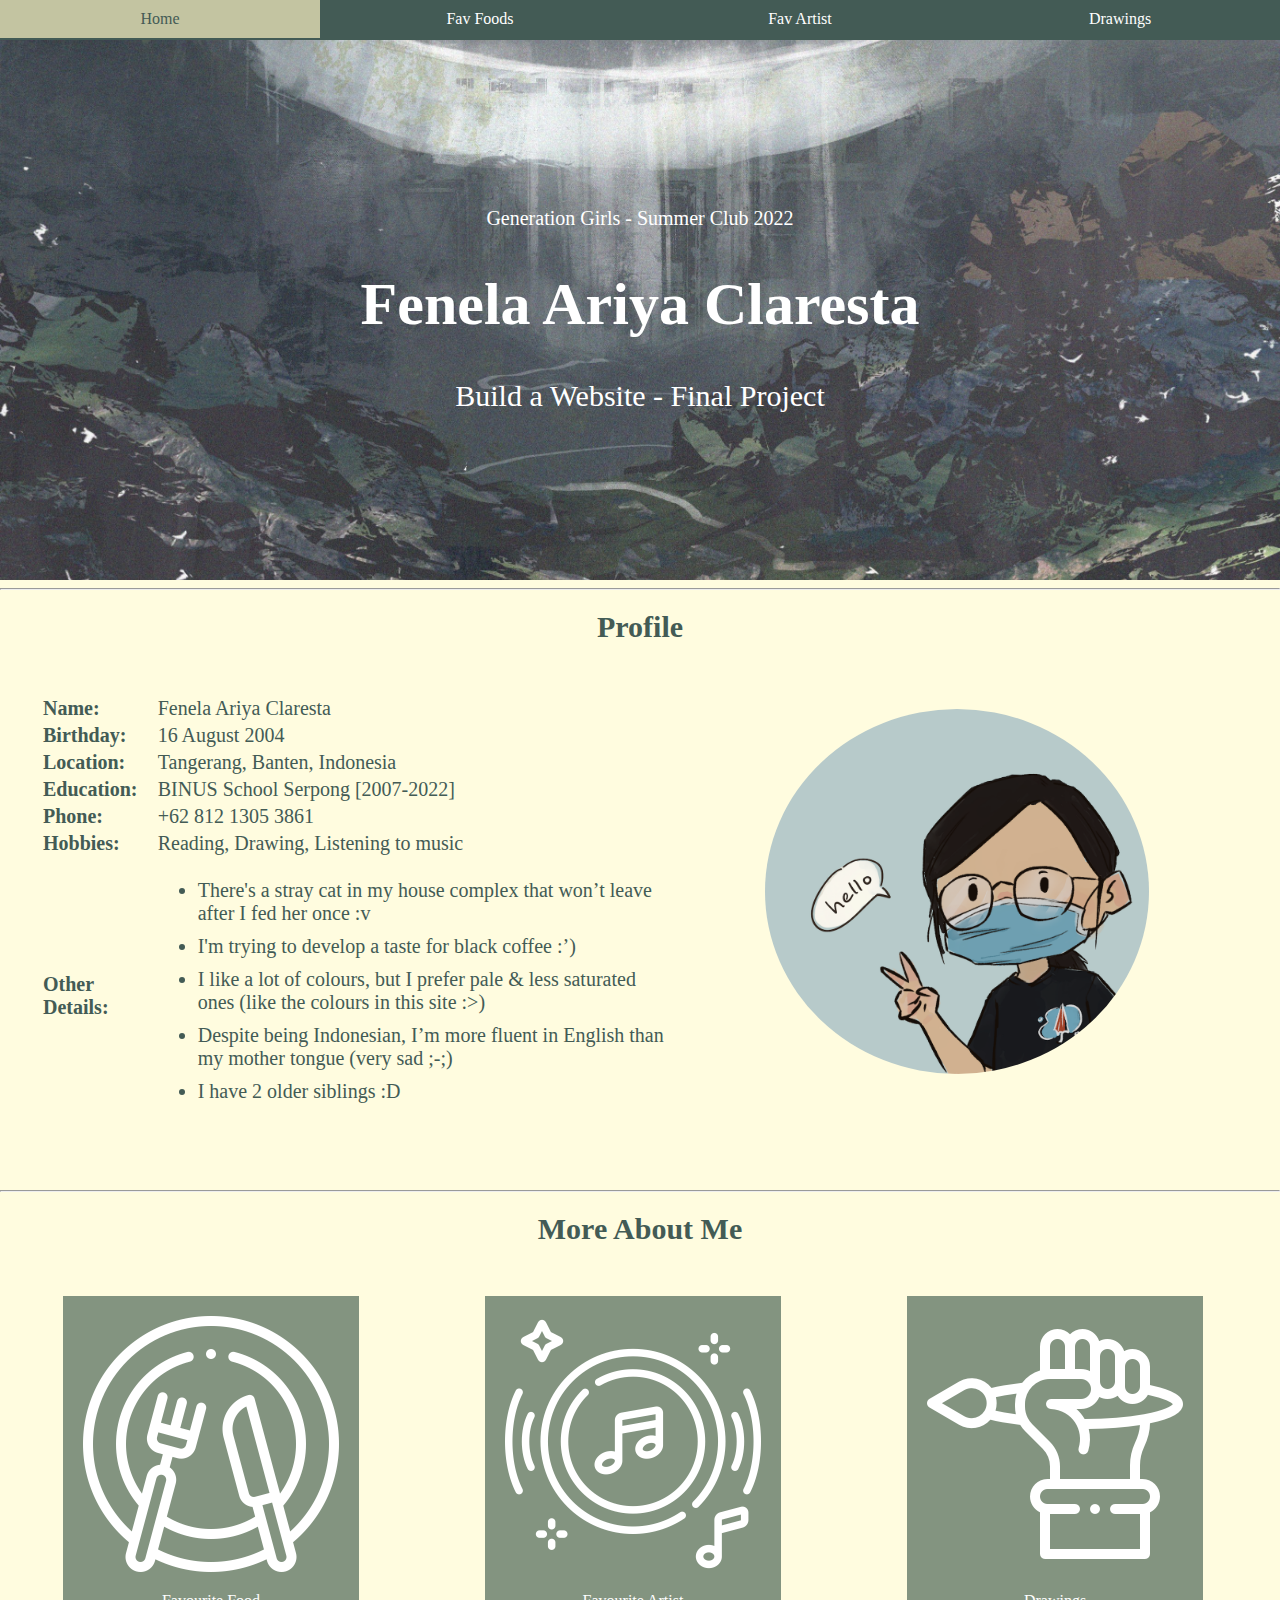
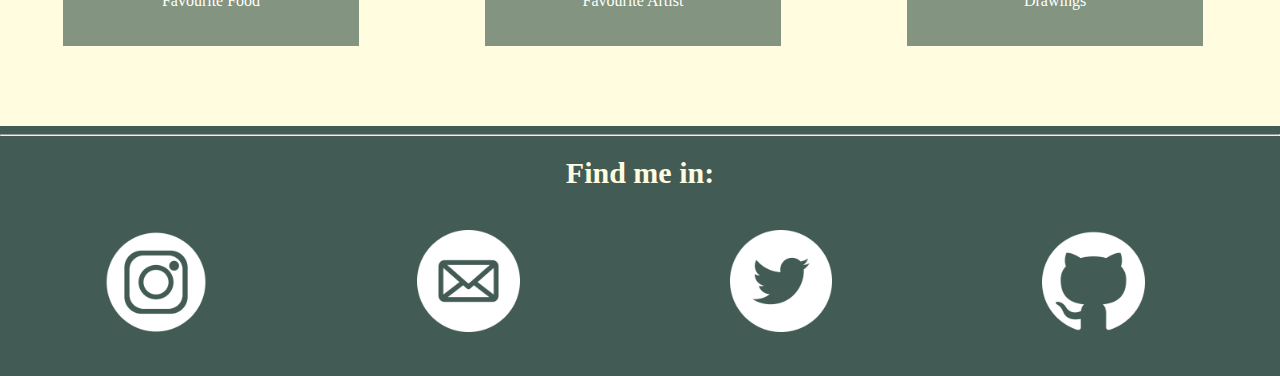
<file: index.html>
<!DOCTYPE html>
<html>
    <head>
        <title> SC22 Fenela Ariya</title>
        <link rel="stylesheet" href="all.css">
        <link rel="stylesheet" href="main.css">
        <style>
            .title-page{
                background-image: url("pics/bg.jpeg");
                background-size: cover;
                background-position: center;

            }
            body{
                margin: 0%;
                background-color: #FFFCDF;
            }
            li{
                padding-bottom: 10px;
            }
        </style>
    </head>
    <body>
        <!-- Nav -->
        <div class="navbar">
            <nav>
                <a href="/">Home</a> 
                <a href="Fav Food.html">Fav Foods</a> 
                <a href="Fav Artist.html">Fav Artist</a> 
                <a href="Drawings.html">Drawings</a> 
            </nav>
        </div>
        <!-- title page -->
        <div class="title-page">
        <h4 style="font-size:20px; font-weight: 400;">Generation Girls - Summer Club 2022</h4>
        <h1 style=font-size:60px>Fenela Ariya Claresta</h1>
        <h3 style="font-size:30px;font-weight: 400;">Build a Website - Final Project</h3>
        </div>

        <!-- about me -->
        <hr>
        <div class="isi1">
            <h5>Profile</h5>
            <div class="detail" style=font-size:20px>
                <table>
                    <tr>
                        <td><b>Name:</b></td>
                        <td>Fenela Ariya Claresta</td>
                    </tr>
                    <tr>
                        <td><b>Birthday:</b></td>
                        <td>16 August 2004</td>
                    </tr>
                    <tr>
                        <td><b>Location:</b></td>
                        <td>Tangerang, Banten, Indonesia</td>
                    </tr>
                    <tr>
                        <td><b>Education:</b></td>
                        <td>BINUS School Serpong [2007-2022]</td>
                    </tr>
                    <tr>
                        <td><b>Phone:</b></td>
                        <td>+62 812 1305 3861</td>
                    </tr>
                    <tr>
                        <td><b>Hobbies:</b></td>
                        <td>Reading, Drawing, Listening to music</td>
                    </tr>
                    <tr>
                        <td><b>Other Details:</b></td>
                        <td> <ul>
                            <li>There's a stray cat in my house complex that won’t leave after I fed her once :v</li>
                            <li>I'm trying to develop a taste for black coffee :’)</li>
                            <li>I like a lot of colours, but I prefer pale & less saturated ones (like the colours in this site :>)</li>
                            <li>Despite being Indonesian, I’m more fluent in English than my mother tongue (very sad ;-;)</li>
                            <li>I have 2 older siblings :D</li>
                        </ul></td>
                    </tr>
                </table>
            </div>
            <div class="profile">
                <img src="pics/profile img.png" alt="profile image" style= border-radius:50%>
            </div>
        </div>
       <!-- more abt me -->
       <hr>
       <h5>More About Me</h5>
        <div class="info">
                <a href="Fav Food.html"><div class="click">
                    <img src="pics/icons/eating.png">
                    <p style=color:white>Favourite Food</p></div></a>
                <a href="Fav Artist.html"><div class="click">
                    <img src="pics/icons/music.png">
                    <p style=color:white>Favourite Artist</p></div></a>
                <a href="Drawings.html"><div class="click">
                    <img src="pics/icons/hand.png">
                    <p style=color:white>Drawings</p></div></a>
         </div>
       <!-- find me in -->
       <div class="end-note">
        <hr>
        <h5 style=color:#FFFCDF>Find me in:</h5>
        <div class="endnote">
            <nav>
                <a href="https://www.instagram.com/fenelaariya/"><img src="pics/icons/ig.png">
                </a>
                <a href="mailto: nelaclaresta@gmail.com"><img src="pics/icons/mail.png">
                </a>
                <a href="https://twitter.com/neldott"><img src="pics/icons/twitter%20(1).png">
                </a>
                <a href="https://github.com/neldot"><img src="pics/icons/github.png">
                </a>
            </nav>
        </div>
        
       </div>

    </body>
</html>
</file>
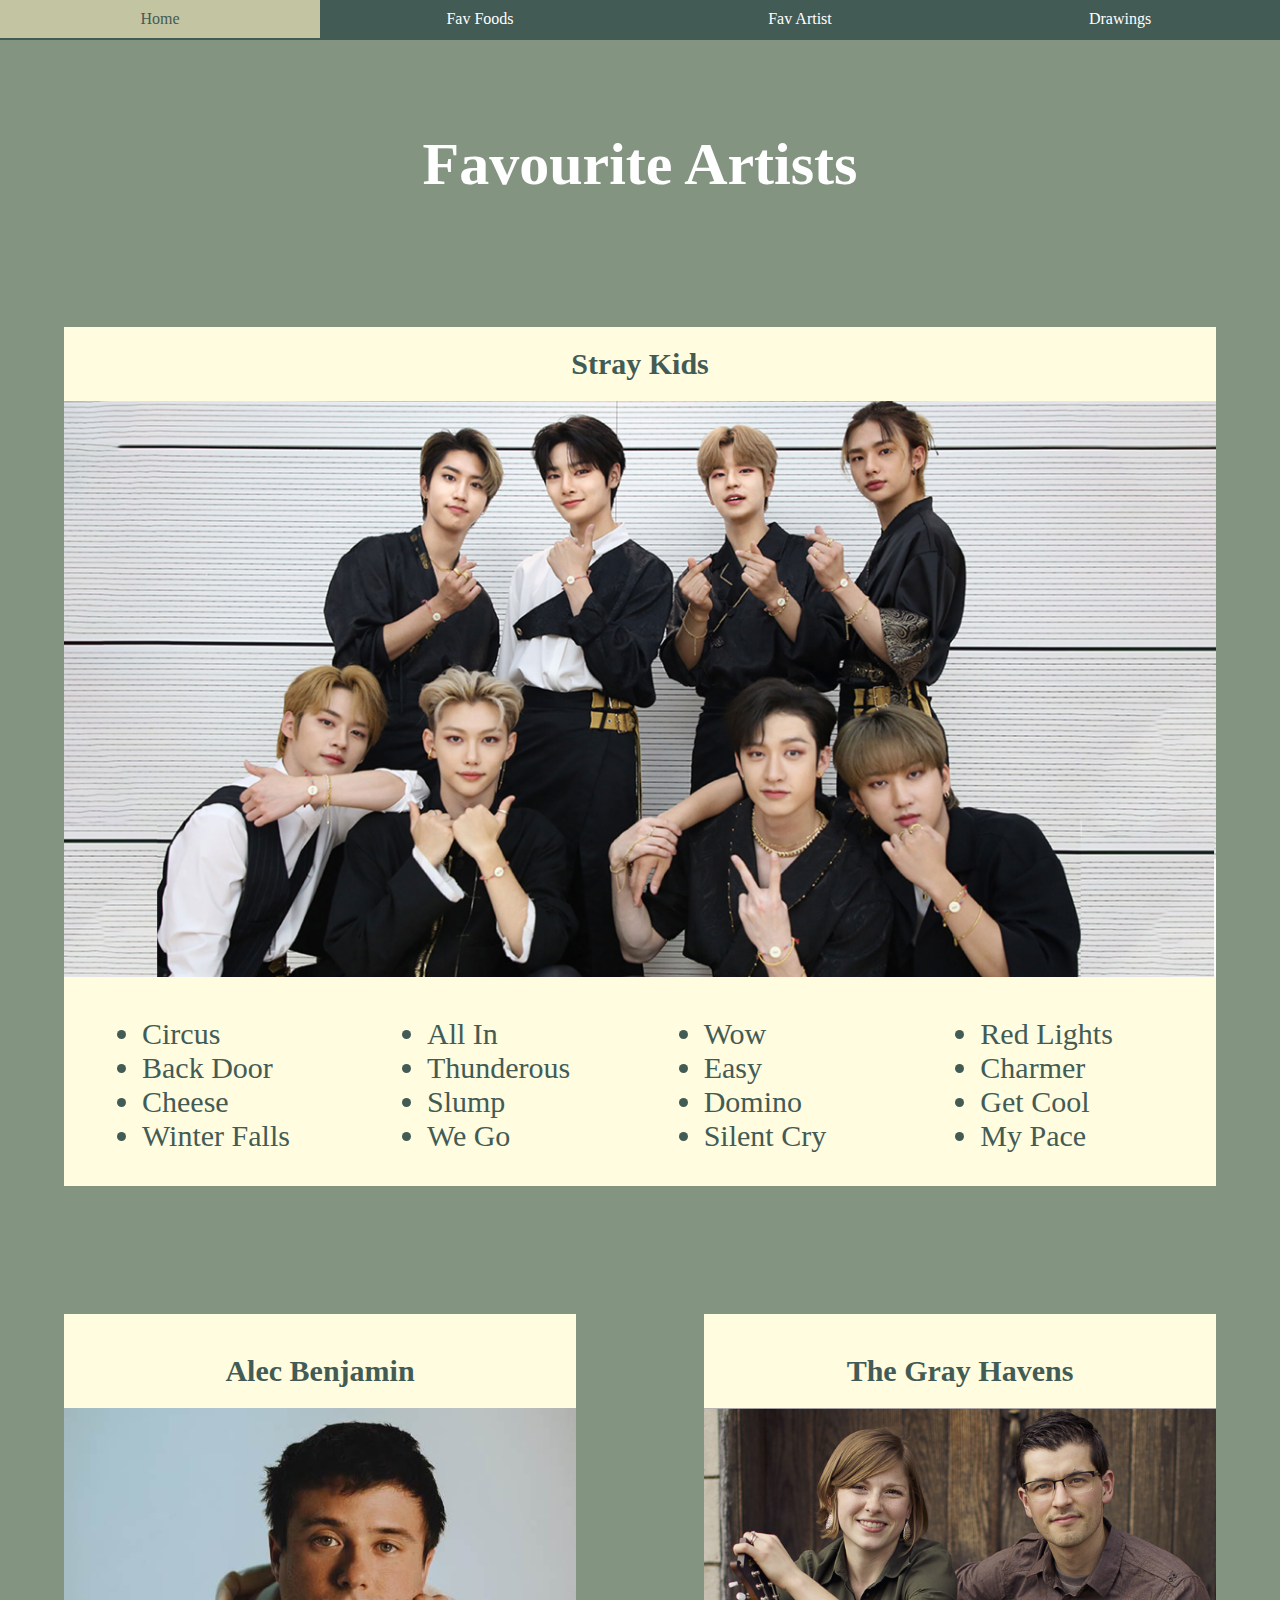
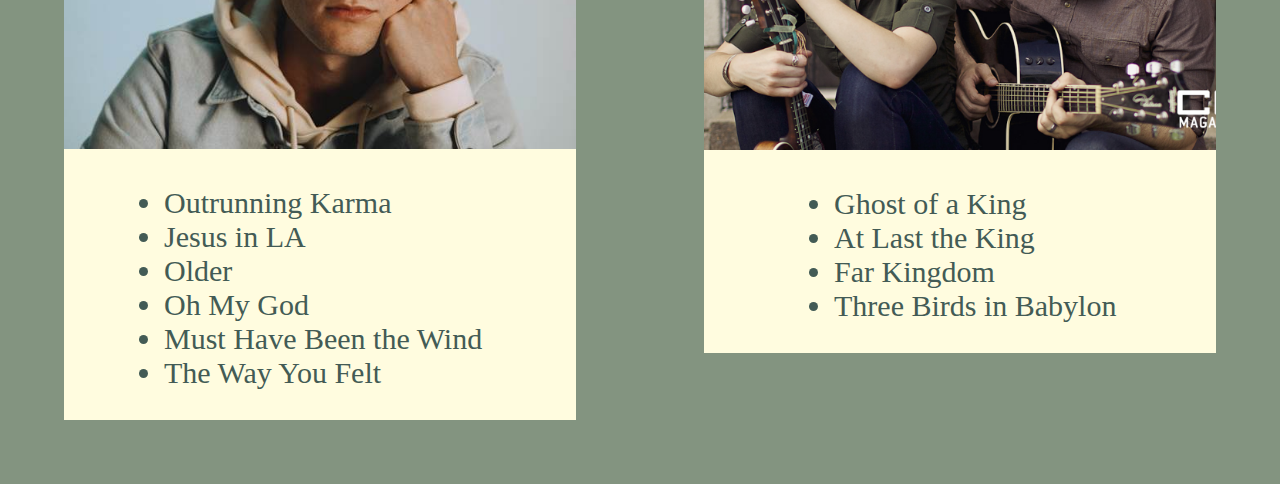
<file: Fav Artist.html>
<!DOCTYPE html>
<html>
    <head>
        <title>Favourite Artists</title>
        <link rel="stylesheet" href="all.css">
        <style>
            body{
                background-color: #839480;
                margin: 0px;
            }
            h1{
                color:white;
                text-align: center;
                font-size: 60px;
                margin: 90px;
            }
            h4{
                margin: 20px;
                padding-top: 20px;
            }
            .content{
                background-color: #FFFCDF;
                width: 90%;
                margin: 10% 5%;
                font-size: 30px;
                color: #435B55;
            }
            table{
                width: 100%;
            }
            div.skz ul{
                width: 180px;
            }
            .content2{
                background-color: #FFFCDF;
                width: 40%;
                margin: 0% 5% 5%;
                font-size: 30px;
                color: #435B55;
                float: left;
            }
        </style>
    </head>
    <body>
        <div class="navbar">
            <nav>
                <a href="/">Home</a> 
                <a href="Fav Food.html">Fav Foods</a> 
                <a href="Fav Artist.html">Fav Artist</a> 
                <a href="Drawings.html">Drawings</a> 
            </nav>
        </div>
        <h1>Favourite Artists</h1>
        <div class="content">
            <h4 style=text-align:center;>Stray Kids</h4>
            <img src="pics/artists/skz1.jpeg" alt="SKZ">
            <div class="skz"><table>
                <tr>
                    <td> <ul style=padding-left:75px>
                        <li>Circus</li>
                        <li>Back Door</li>
                        <li>Cheese</li>
                        <li>Winter Falls</li>
                    </ul></td>
                    <td> <ul>
                        <li>All In</li>
                        <li>Thunderous</li>
                        <li>Slump</li>
                        <li>We Go</li>
                    </ul></td>
                    <td> <ul>
                        <li>Wow</li>
                        <li>Easy</li>
                        <li>Domino</li>
                        <li>Silent Cry</li>
                     </ul></td>
                     <td> <ul>
                        <li>Red Lights</li>
                        <li>Charmer</li>
                        <li>Get Cool</li>
                        <li>My Pace</li>
                     </ul></td>
                </tr>
            </table></div>
        </div>
        <div class="content2">
            <h4 style=text-align:center;>Alec Benjamin</h4>
            <img src="pics/artists/alec b.jpeg" alt="Alec B">
            <ul style=padding-left:100px>
                <li>Outrunning Karma</li>
                <li>Jesus in LA</li>
                <li>Older</li>
                <li>Oh My God</li>
                <li>Must Have Been the Wind</li>
                <li>The Way You Felt</li>
            </ul>
        </div>
        <div class="content2">
            <h4 style=text-align:center;>The Gray Havens</h4>
            <img src="pics/artists/tgh.png" alt="TGH">
            <ul style=padding-left:130px>
                <li>Ghost of a King</li>
                <li>At Last the King</li>
                <li>Far Kingdom</li>
                <li>Three Birds in Babylon</li>
            </ul>
        </div>

    </body>
</html>
</file>
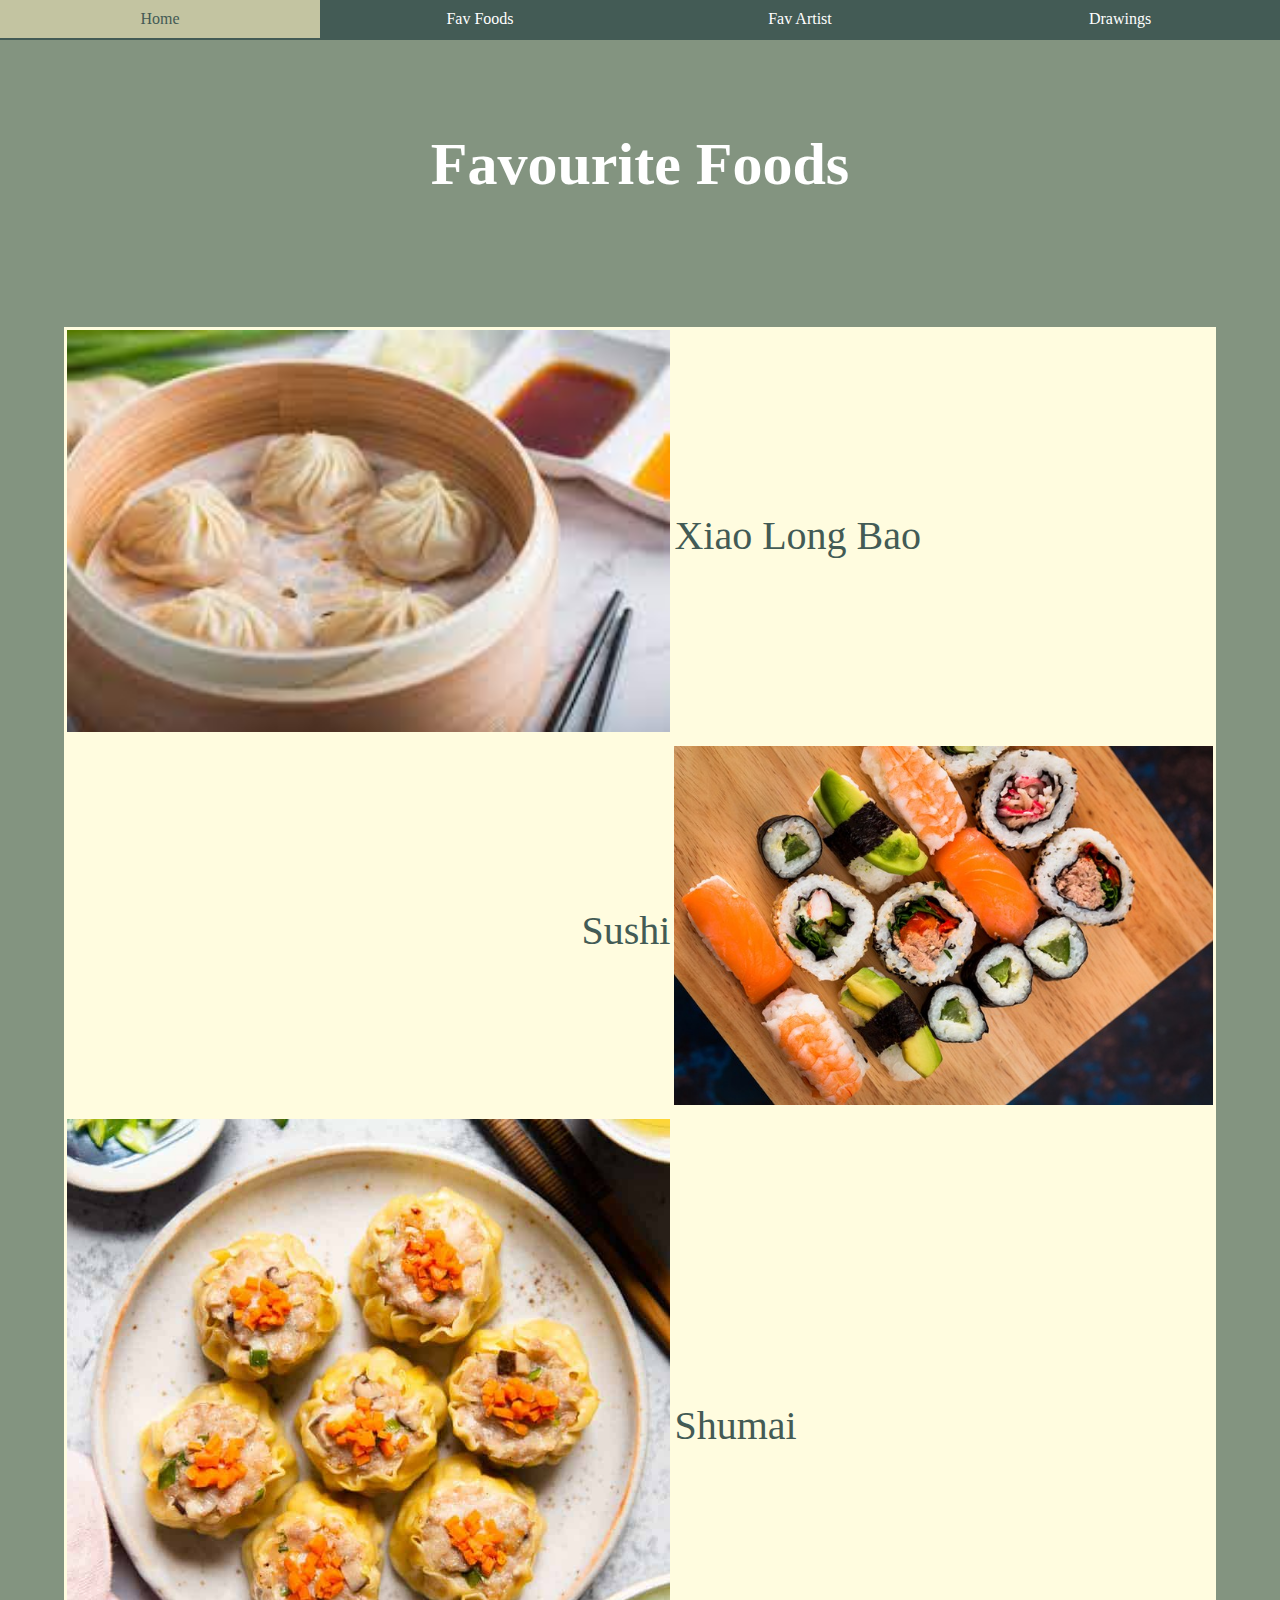
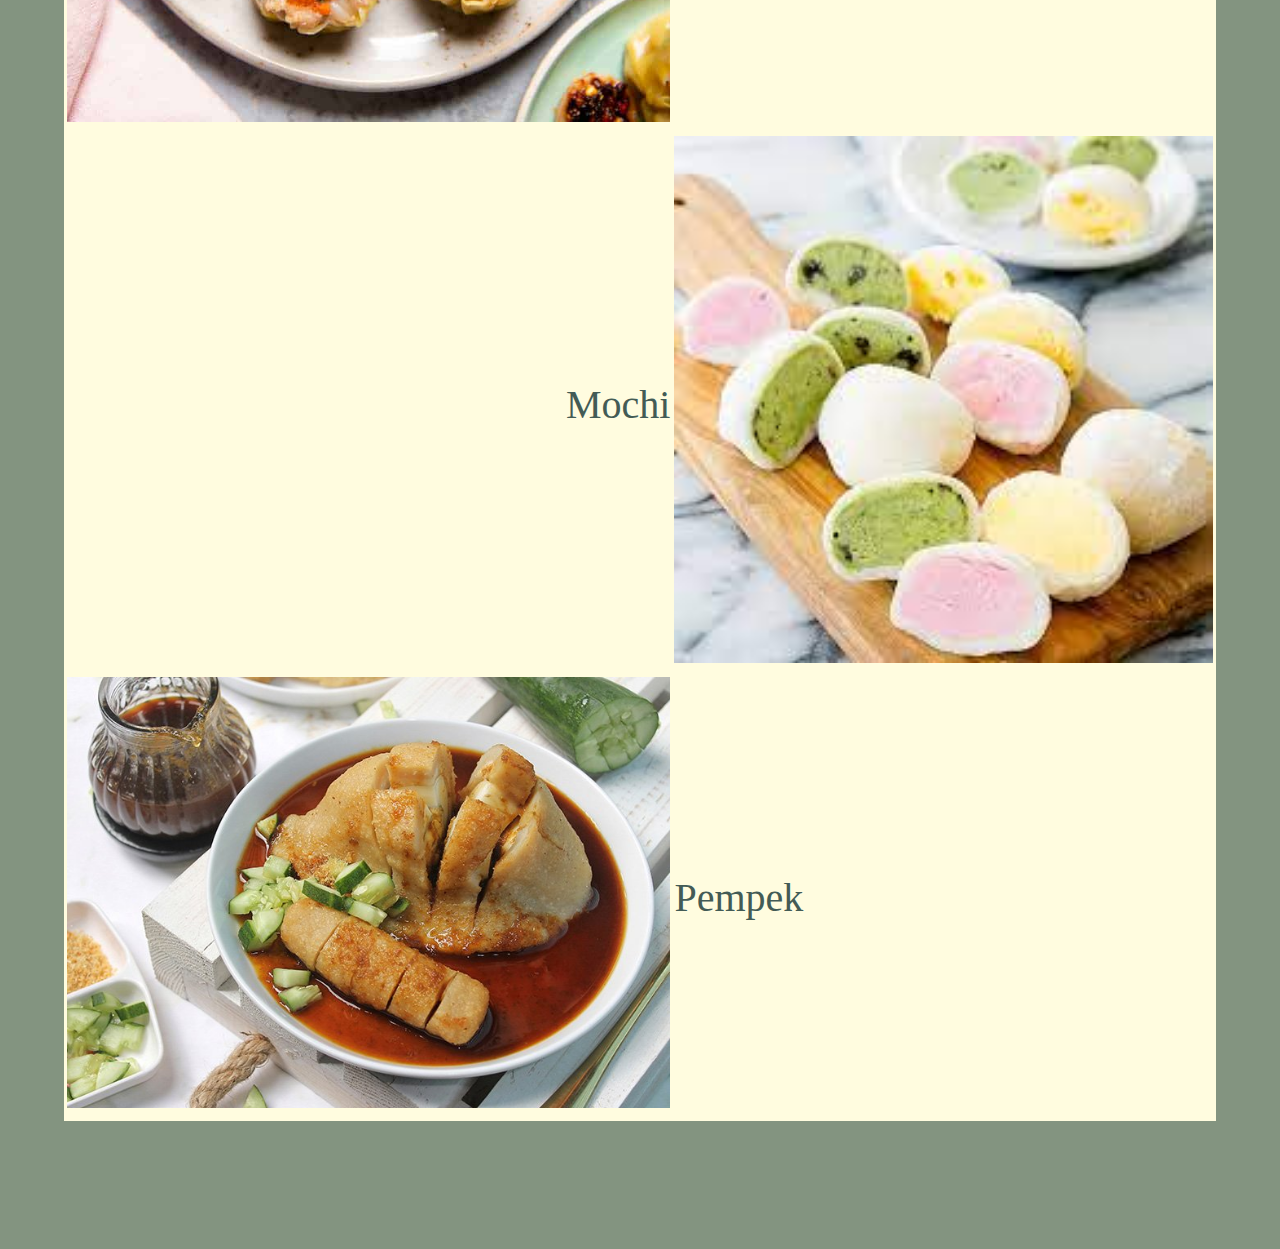
<file: Fav Food.html>
<!DOCTYPE html>
<html>
    <head>
        <title> Favourite Food</title>
        <link rel="stylesheet" href="all.css">
        <link rel="stylesheet" href="food.css">
        <style>
            body{
                background-color: #839480;
                margin: 0px;
            }
            h1{
                color:white;
                text-align: center;
                font-size: 60px;
                margin: 90px;
            }
        </style>
    </head>
    <body>
        <div class="navbar">
            <nav>
                <a href="/">Home</a> 
                <a href="Fav Food.html">Fav Foods</a> 
                <a href="Fav Artist.html">Fav Artist</a> 
                <a href="Drawings.html">Drawings</a> 
            </nav>
        </div>

        <h1>Favourite Foods</h1>
        <div class="content">
            <table>
                <tr>
                    <td><img src="pics/food/xlb.jpeg"></td>
                    <td>Xiao Long Bao</td>
                </tr>
                <tr>
                    <td style=text-align:right>Sushi</td>
                    <td><img src="pics/food/sushi.jpeg"></td>
                </tr>
                <tr>
                    <td><img src="pics/food/shumai.jpeg"></td>
                    <td>Shumai</td>
                </tr>
                <tr>
                    <td style=text-align:right>Mochi</td>
                    <td><img src="pics/food/mochi.jpeg"></td>
                </tr>
                <tr>
                    <td><img src="pics/food/pempek.jpeg"></td>
                    <td>Pempek</td>
                </tr>
            </table>
        </div>
    </body>
</html>
</file>
<file: all.css>
img{
    width: 100%;
    height: auto;
}
body{
    font-family:Cambria, Cochin, Georgia, Times, 'Times New Roman', serif;
}
a:link {
    color: white;
    background-color: transparent;
    text-decoration: none;
  }
.navbar{
    width: 100%;
    height: 40px;
    padding: 0px 0px;
    background-color: #435B55;
    color: white;
}
.navbar a{
    float: left;
    color: white;
    text-decoration: none;
    width: 25%;
    text-align: center;
    padding: 10px 0px;
}
.navbar a:hover {
    background-color: #C3C4A1;
    color: #435B55;
  }
</file>
<file: main.css>
.title-page{
    width: 100%;
    height: 320px;
    padding: 140px 0px 80px;
    text-align: center;
    overflow:auto;
    color: white;
}
h5{
  color: #435B55;
  text-align: center;
  font-size:30px;
  margin: 20px 0px;
}
.isi1{
    width: 100%;
    height: 550px;
    margin: 10px 0px 30px;
    color: #435B55;
}
.detail{
    width: 50%;
    height: 300px;
    margin: 30px 40px 35px;
    text-align: left;
    float: left;
}
.profile{
    width: 30%;
    height: fit-content;
    margin: 45px;
    float: left;
}
.info{
    width: 100%;
    height: 400px;
    margin: 30px 0px 50px;
}
.click{
    background-color: #839480;
    text-align: center;
    width: 20%;
    float: left;
    padding: 20px;
    margin: 20px 63px;
    overflow:auto;
}
.click:hover{
    background-color: #435B55;
  }
.end-note{
    width: 100%;
    height: 250px;
    background-color: #435B55;
    overflow:auto;
}
.end-note a{
    float: left;
    color: white;
    text-decoration: none;
    width: 8%;
    margin:20px 105px;
}
</file>
<file: food.css>
.content{
    background-color: #FFFCDF;
    width: 90%;
    margin: 10% 5%;
    font-size: 40px;
    color: #435B55;
}
</file>
